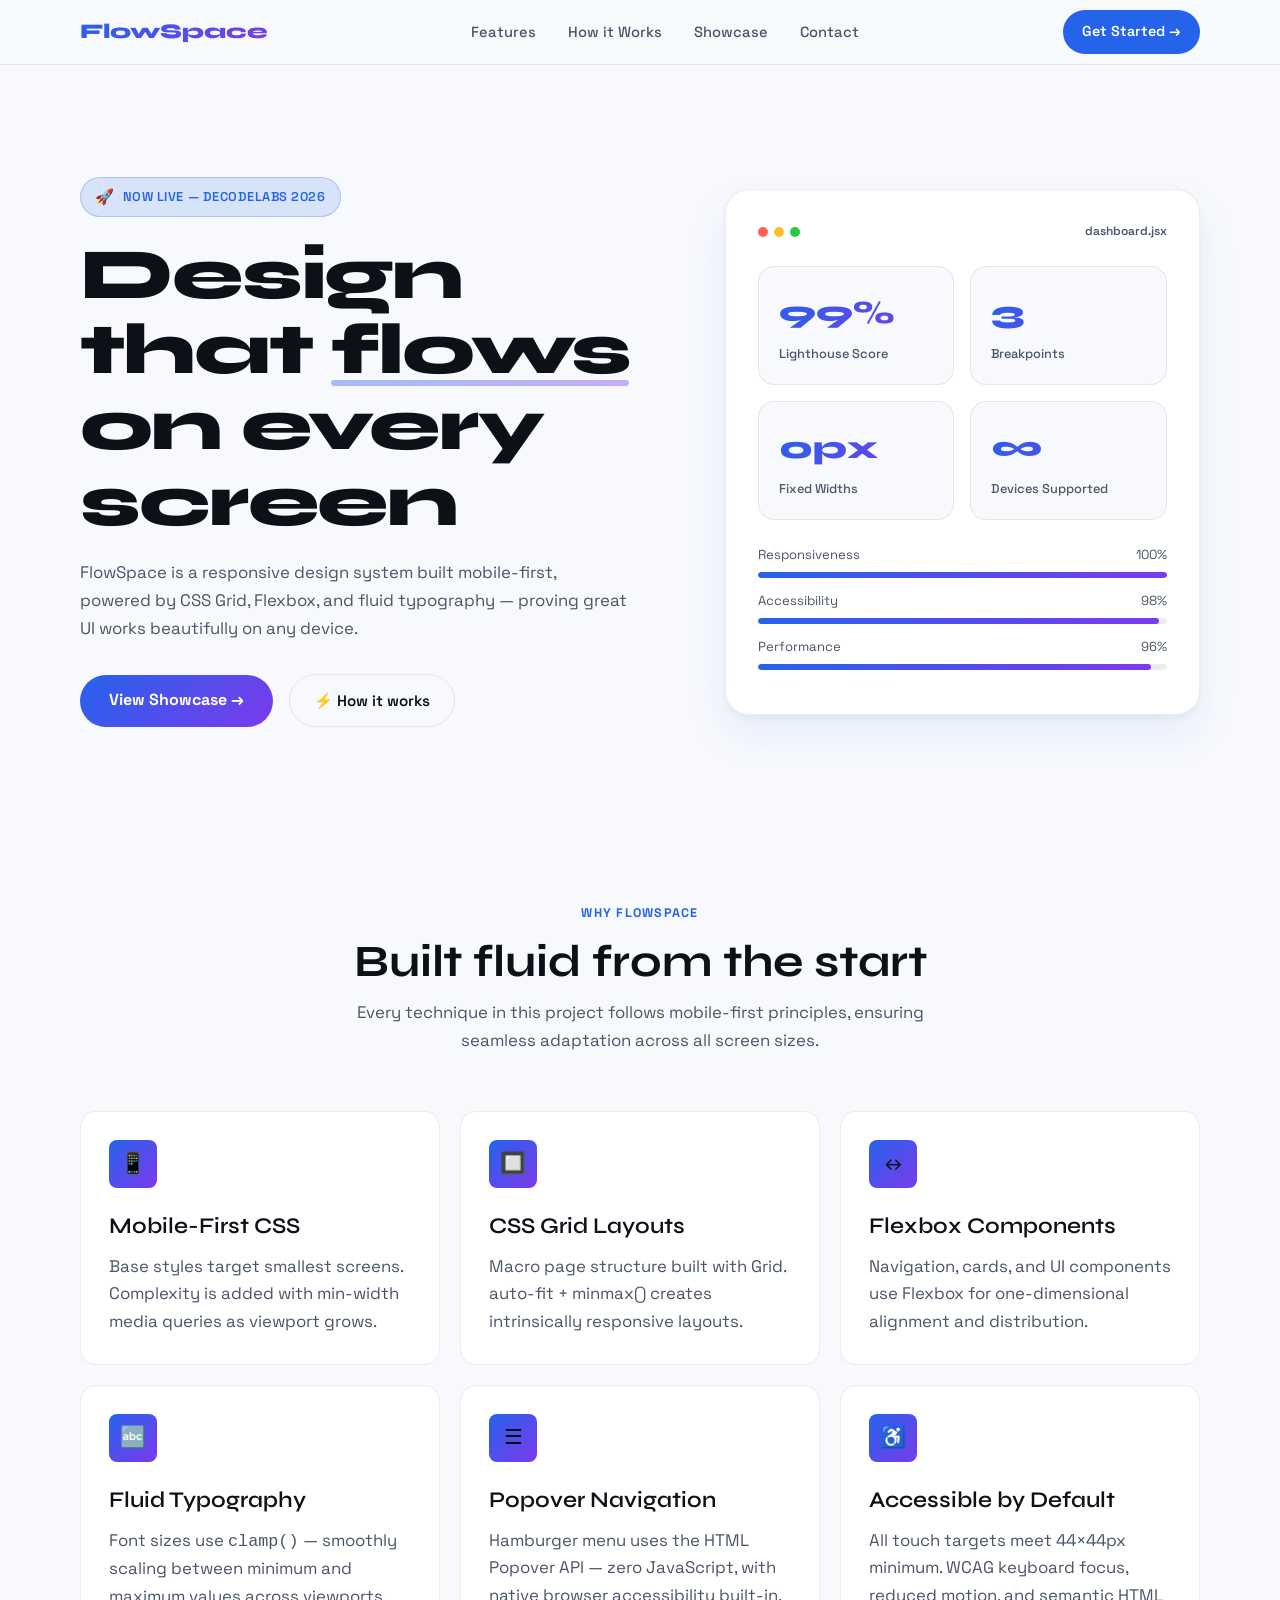
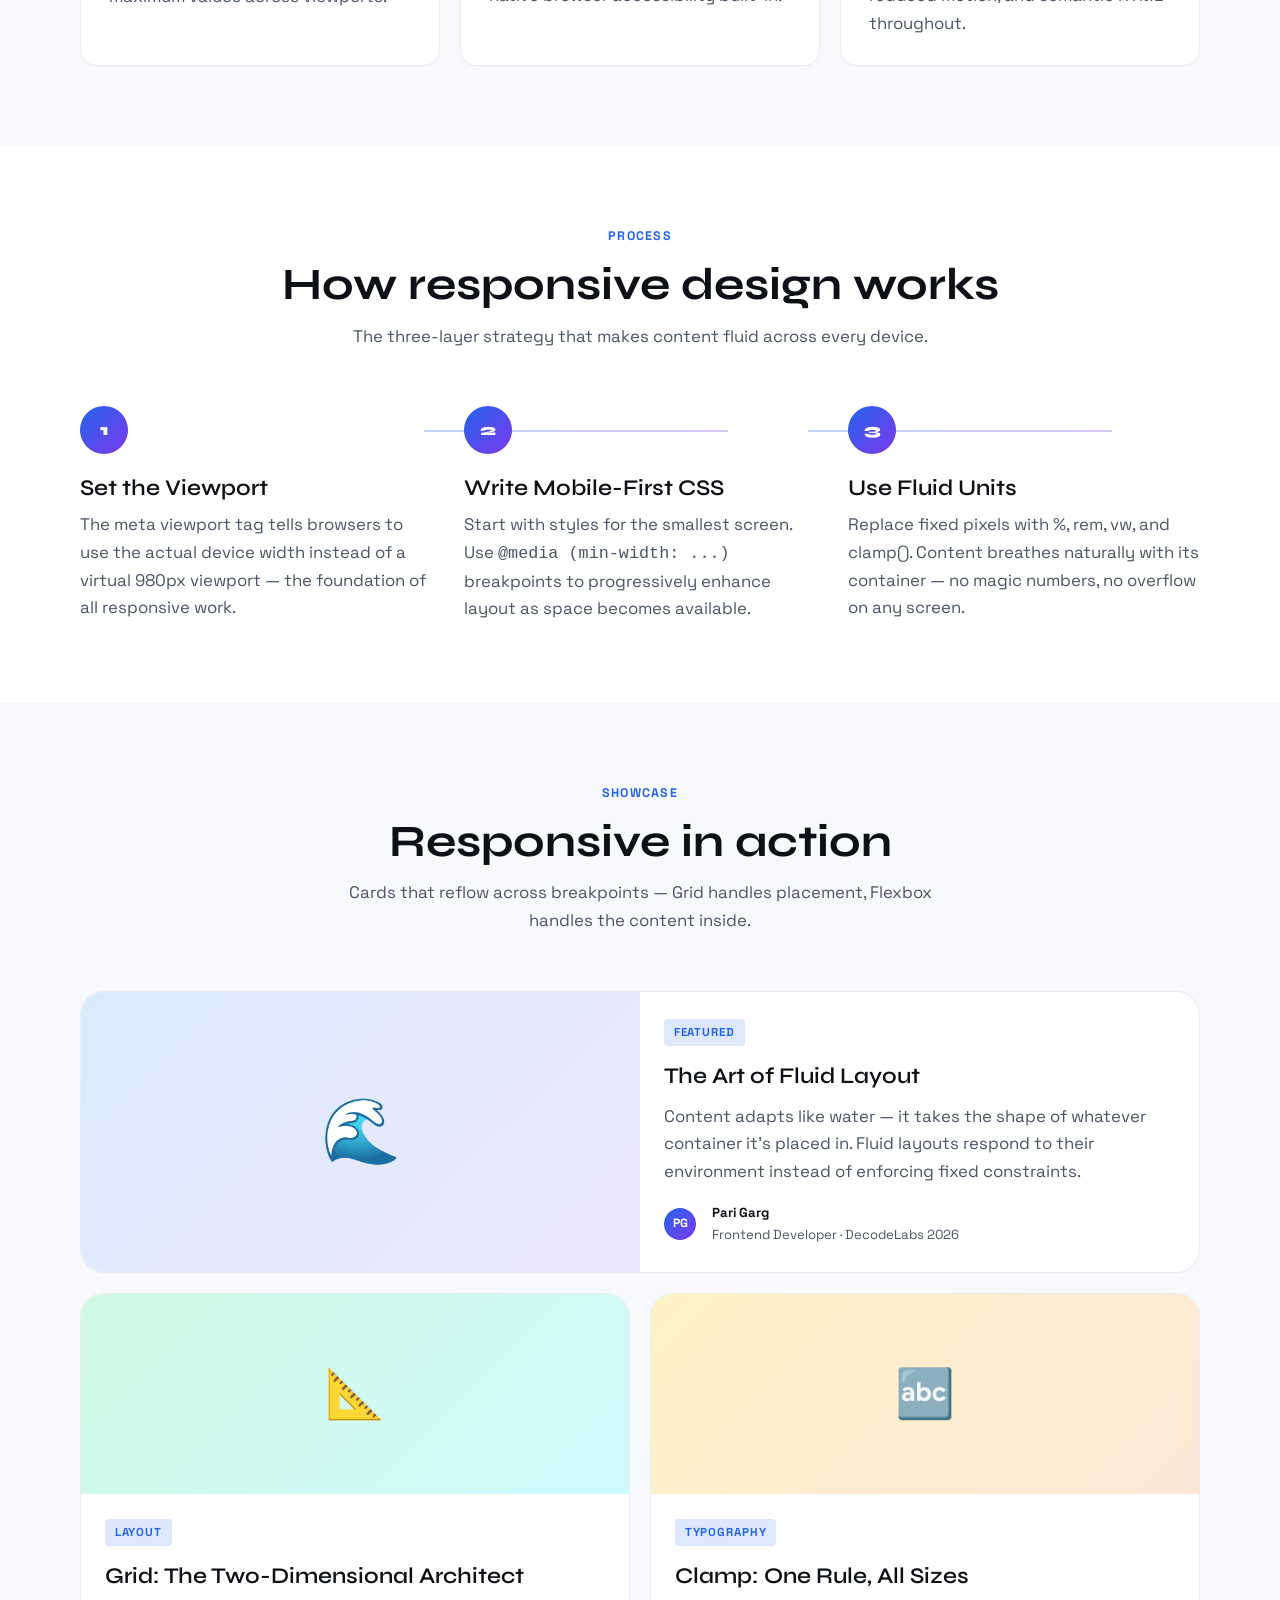
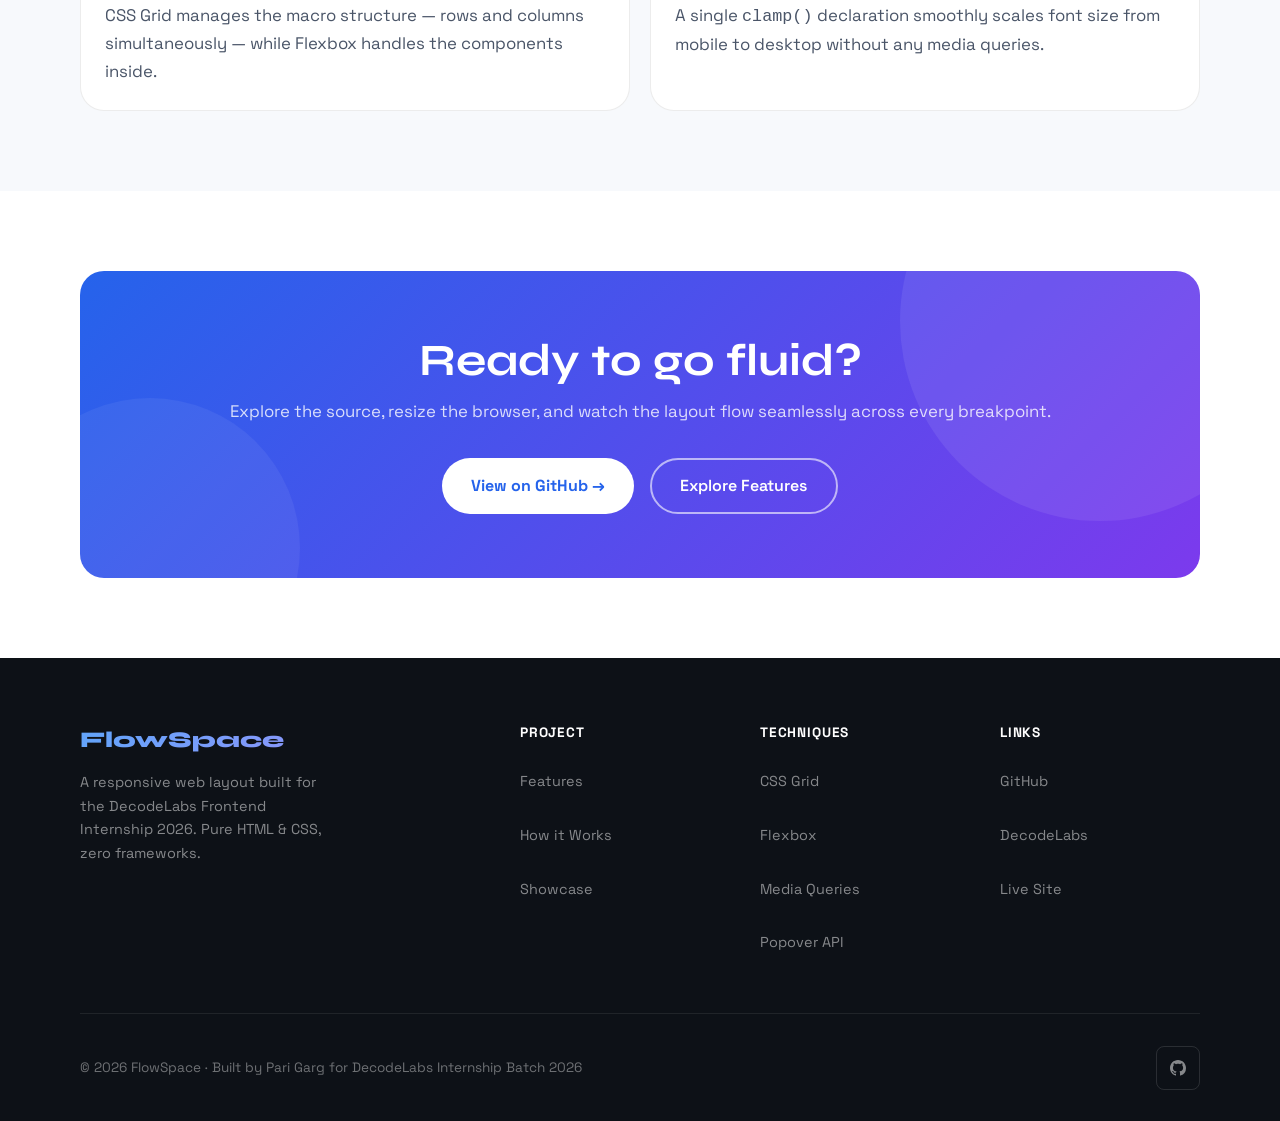
<file: project-2/index.html>
<!DOCTYPE html>
<html lang="en">
<head>
  <meta charset="UTF-8" />
  <meta name="viewport" content="width=device-width, initial-scale=1.0" />
  <title>FlowSpace — Responsive Web Layout</title>
  <link rel="preconnect" href="https://fonts.googleapis.com" />
  <link rel="preconnect" href="https://fonts.gstatic.com" crossorigin />
  <link href="https://fonts.googleapis.com/css2?family=Space+Grotesk:wght@300;400;500;600;700&family=Syne:wght@400;600;700;800&display=swap" rel="stylesheet" />
  <style>
    /* =============================================
       DESIGN TOKENS
    ============================================= */
    :root {
      --ink:       #0d1117;
      --ink-muted: #4a5568;
      --surface:   #f7f9fc;
      --white:     #ffffff;
      --accent:    #2563eb;
      --accent-2:  #7c3aed;
      --glow:      rgba(37, 99, 235, 0.15);
      --border:    rgba(13, 17, 23, 0.08);

      --font-display: 'Syne', sans-serif;
      --font-body:    'Space Grotesk', sans-serif;

      --radius-sm: 8px;
      --radius-md: 16px;
      --radius-lg: 24px;

      --transition: 0.25s cubic-bezier(0.4, 0, 0.2, 1);
    }

    /* =============================================
       RESET & BASE — MOBILE FIRST
    ============================================= */
    *, *::before, *::after { box-sizing: border-box; margin: 0; padding: 0; }

    html { font-size: 100%; scroll-behavior: smooth; }

    body {
      font-family: var(--font-body);
      background: var(--surface);
      color: var(--ink);
      line-height: 1.65;
      overflow-x: hidden;
    }

    img { max-width: 100%; height: auto; display: block; }
    a   { color: inherit; text-decoration: none; }

    /* =============================================
       FLUID TYPOGRAPHY — clamp()
    ============================================= */
    h1 { font-family: var(--font-display); font-size: clamp(2.2rem, 7vw, 4.5rem); font-weight: 800; line-height: 1.05; letter-spacing: -0.03em; }
    h2 { font-family: var(--font-display); font-size: clamp(1.6rem, 4vw, 2.8rem); font-weight: 700; line-height: 1.15; }
    h3 { font-family: var(--font-display); font-size: clamp(1.1rem, 2.5vw, 1.4rem); font-weight: 600; }
    p  { font-size: clamp(0.95rem, 2vw, 1.05rem); color: var(--ink-muted); }

    /* =============================================
       LAYOUT UTILITIES
    ============================================= */
    .container {
      width: 100%;
      max-width: 1200px;
      margin-inline: auto;
      padding-inline: 1.25rem;
    }

    @media (min-width: 768px)  { .container { padding-inline: 2rem; } }
    @media (min-width: 1024px) { .container { padding-inline: 2.5rem; } }

    /* =============================================
       NAVBAR
    ============================================= */
    .nav {
      position: sticky;
      top: 0;
      z-index: 100;
      background: rgba(247, 249, 252, 0.85);
      backdrop-filter: blur(12px);
      -webkit-backdrop-filter: blur(12px);
      border-bottom: 1px solid var(--border);
    }

    .nav__inner {
      display: flex;
      align-items: center;
      justify-content: space-between;
      height: 64px;
    }

    .nav__logo {
      font-family: var(--font-display);
      font-weight: 800;
      font-size: 1.3rem;
      background: linear-gradient(135deg, var(--accent), var(--accent-2));
      -webkit-background-clip: text;
      -webkit-text-fill-color: transparent;
      background-clip: text;
    }

    /* Desktop nav links — hidden on mobile */
    .nav__links {
      display: none;
      list-style: none;
      gap: 2rem;
    }

    .nav__links a {
      font-size: 0.92rem;
      font-weight: 500;
      color: var(--ink-muted);
      transition: color var(--transition);
    }
    .nav__links a:hover { color: var(--accent); }

    .nav__cta {
      display: none;
      padding: 0.55rem 1.2rem;
      background: var(--accent);
      color: var(--white);
      border-radius: 50px;
      font-size: 0.9rem;
      font-weight: 600;
      transition: background var(--transition), transform var(--transition);
      min-height: 44px;
      align-items: center;
    }
    .nav__cta:hover { background: var(--accent-2); transform: translateY(-1px); }

    /* Hamburger trigger — mobile only */
    .nav__hamburger {
      display: flex;
      flex-direction: column;
      justify-content: center;
      gap: 5px;
      width: 44px;
      height: 44px;
      background: none;
      border: none;
      cursor: pointer;
      border-radius: var(--radius-sm);
      padding: 8px;
      transition: background var(--transition);
    }
    .nav__hamburger:hover { background: var(--glow); }

    .nav__hamburger span {
      display: block;
      width: 100%;
      height: 2px;
      background: var(--ink);
      border-radius: 2px;
      transition: transform var(--transition), opacity var(--transition);
    }

    /* Popover Menu — No JS Required via HTML Popover API */
    .nav__popover {
      position: fixed;
      inset: 0 0 auto 0;
      margin: 0;
      width: 100%;
      border: none;
      background: var(--white);
      padding: 1.5rem 1.25rem 2rem;
      border-radius: 0 0 var(--radius-lg) var(--radius-lg);
      box-shadow: 0 20px 50px rgba(0,0,0,0.12);
      transform: translateY(-110%);
      transition: transform 0.35s cubic-bezier(0.4, 0, 0.2, 1), display 0.35s allow-discrete, overlay 0.35s allow-discrete;
    }

    .nav__popover:popover-open {
      transform: translateY(0);
    }

    @starting-style {
      .nav__popover:popover-open {
        transform: translateY(-110%);
      }
    }

    .nav__popover::backdrop {
      background: rgba(13, 17, 23, 0.4);
      backdrop-filter: blur(4px);
    }

    .nav__popover-links {
      list-style: none;
      display: flex;
      flex-direction: column;
      gap: 0.25rem;
      margin-bottom: 1.5rem;
    }

    .nav__popover-links a {
      display: block;
      font-size: 1.1rem;
      font-weight: 600;
      font-family: var(--font-display);
      color: var(--ink);
      padding: 0.75rem 0.5rem;
      border-radius: var(--radius-sm);
      min-height: 44px;
      transition: background var(--transition), color var(--transition);
    }
    .nav__popover-links a:hover { background: var(--glow); color: var(--accent); }

    .nav__popover-cta {
      display: flex;
      justify-content: center;
      align-items: center;
      padding: 0.85rem 1.5rem;
      background: linear-gradient(135deg, var(--accent), var(--accent-2));
      color: var(--white);
      border-radius: 50px;
      font-weight: 700;
      font-size: 1rem;
      min-height: 48px;
    }

    /* Desktop nav breakpoint */
    @media (min-width: 768px) {
      .nav__links   { display: flex; }
      .nav__cta     { display: flex; }
      .nav__hamburger { display: none; }
    }

    /* =============================================
       HERO — CSS GRID macro layout
    ============================================= */
    .hero {
      padding-block: 5rem 4rem;
      display: grid;
      grid-template-columns: 1fr;
      gap: 3rem;
      align-items: center;
    }

    .hero__badge {
      display: inline-flex;
      align-items: center;
      gap: 0.5rem;
      background: var(--glow);
      color: var(--accent);
      font-size: 0.8rem;
      font-weight: 600;
      padding: 0.4rem 0.9rem;
      border-radius: 50px;
      border: 1px solid rgba(37, 99, 235, 0.25);
      margin-bottom: 1.25rem;
      letter-spacing: 0.04em;
      text-transform: uppercase;
    }

    .hero__badge span { font-size: 0.95rem; }

    .hero__title {
      margin-bottom: 1.25rem;
    }

    .hero__title em {
      font-style: normal;
      position: relative;
      display: inline-block;
    }

    .hero__title em::after {
      content: '';
      position: absolute;
      bottom: 2px;
      left: 0;
      width: 100%;
      height: 6px;
      background: linear-gradient(90deg, var(--accent), var(--accent-2));
      border-radius: 3px;
      opacity: 0.4;
      transform: scaleX(1);
    }

    .hero__desc {
      margin-bottom: 2rem;
      max-width: 50ch;
    }

    .hero__actions {
      display: flex;
      flex-wrap: wrap;
      gap: 1rem;
      align-items: center;
    }

    .btn-primary {
      display: inline-flex;
      align-items: center;
      gap: 0.5rem;
      padding: 0.8rem 1.8rem;
      background: linear-gradient(135deg, var(--accent), var(--accent-2));
      color: var(--white);
      border-radius: 50px;
      font-weight: 700;
      font-size: 1rem;
      min-height: 48px;
      transition: transform var(--transition), box-shadow var(--transition);
    }
    .btn-primary:hover { transform: translateY(-2px); box-shadow: 0 12px 30px var(--glow); }

    .btn-ghost {
      display: inline-flex;
      align-items: center;
      gap: 0.5rem;
      padding: 0.8rem 1.5rem;
      border: 1.5px solid var(--border);
      border-radius: 50px;
      font-weight: 600;
      font-size: 0.95rem;
      color: var(--ink);
      min-height: 48px;
      transition: border-color var(--transition), background var(--transition);
    }
    .btn-ghost:hover { border-color: var(--accent); background: var(--glow); }

    /* Hero visual card */
    .hero__visual {
      position: relative;
    }

    .hero__card {
      background: var(--white);
      border-radius: var(--radius-lg);
      padding: 2rem;
      box-shadow: 0 4px 6px rgba(0,0,0,0.04), 0 20px 40px rgba(37, 99, 235, 0.08);
      border: 1px solid var(--border);
    }

    .hero__card-header {
      display: flex;
      align-items: center;
      justify-content: space-between;
      margin-bottom: 1.5rem;
    }

    .hero__card-dots {
      display: flex;
      gap: 6px;
    }

    .hero__card-dots span {
      width: 10px;
      height: 10px;
      border-radius: 50%;
      background: var(--border);
    }

    .hero__card-dots span:nth-child(1) { background: #ff5f57; }
    .hero__card-dots span:nth-child(2) { background: #febc2e; }
    .hero__card-dots span:nth-child(3) { background: #28c840; }

    .hero__stat-grid {
      display: grid;
      grid-template-columns: repeat(2, 1fr);
      gap: 1rem;
    }

    .stat-box {
      background: var(--surface);
      border-radius: var(--radius-md);
      padding: 1.25rem;
      border: 1px solid var(--border);
    }

    .stat-box__num {
      font-family: var(--font-display);
      font-size: clamp(1.5rem, 3vw, 2rem);
      font-weight: 800;
      background: linear-gradient(135deg, var(--accent), var(--accent-2));
      -webkit-background-clip: text;
      -webkit-text-fill-color: transparent;
      background-clip: text;
    }

    .stat-box__label {
      font-size: 0.8rem;
      color: var(--ink-muted);
      font-weight: 500;
      margin-top: 0.2rem;
    }

    .hero__progress-section { margin-top: 1rem; }

    .progress-label {
      display: flex;
      justify-content: space-between;
      font-size: 0.82rem;
      color: var(--ink-muted);
      margin-bottom: 0.4rem;
    }

    .progress-bar {
      height: 6px;
      background: var(--border);
      border-radius: 50px;
      overflow: hidden;
      margin-bottom: 0.75rem;
    }

    .progress-bar__fill {
      height: 100%;
      border-radius: 50px;
      background: linear-gradient(90deg, var(--accent), var(--accent-2));
      animation: fillBar 1.5s ease-out forwards;
    }

    @keyframes fillBar {
      from { width: 0; }
    }

    @media (min-width: 768px) {
      .hero {
        grid-template-columns: 1fr 1fr;
        gap: 4rem;
        padding-block: 6rem 5rem;
      }
    }

    @media (min-width: 1024px) {
      .hero {
        grid-template-columns: 55fr 45fr;
        padding-block: 7rem 6rem;
      }
    }

    /* =============================================
       FEATURES — auto-fit Grid
    ============================================= */
    .features {
      padding-block: 5rem;
    }

    .section-header {
      text-align: center;
      margin-bottom: 3.5rem;
    }

    .section-header__eyebrow {
      font-size: 0.78rem;
      font-weight: 700;
      letter-spacing: 0.1em;
      text-transform: uppercase;
      color: var(--accent);
      margin-bottom: 0.75rem;
    }

    .section-header h2 { margin-bottom: 0.75rem; }
    .section-header p  { max-width: 55ch; margin-inline: auto; }

    .features__grid {
      display: grid;
      grid-template-columns: 1fr;
      gap: 1.25rem;
    }

    @media (min-width: 600px) {
      .features__grid { grid-template-columns: repeat(2, 1fr); }
    }

    @media (min-width: 900px) {
      .features__grid { grid-template-columns: repeat(3, 1fr); }
    }

    .feature-card {
      background: var(--white);
      border: 1px solid var(--border);
      border-radius: var(--radius-md);
      padding: 1.75rem;
      transition: transform var(--transition), box-shadow var(--transition), border-color var(--transition);
    }

    .feature-card:hover {
      transform: translateY(-4px);
      box-shadow: 0 16px 40px var(--glow);
      border-color: rgba(37, 99, 235, 0.2);
    }

    .feature-card__icon {
      width: 48px;
      height: 48px;
      background: linear-gradient(135deg, var(--accent), var(--accent-2));
      border-radius: var(--radius-sm);
      display: flex;
      align-items: center;
      justify-content: center;
      font-size: 1.3rem;
      margin-bottom: 1.25rem;
    }

    .feature-card h3 { margin-bottom: 0.5rem; }

    /* =============================================
       STEPS — numbered, real process sequence
    ============================================= */
    .steps {
      padding-block: 5rem;
      background: var(--white);
    }

    .steps__list {
      display: grid;
      grid-template-columns: 1fr;
      gap: 2rem;
      margin-top: 3rem;
    }

    @media (min-width: 768px) {
      .steps__list { grid-template-columns: repeat(3, 1fr); }
    }

    .step {
      display: flex;
      flex-direction: column;
      gap: 1rem;
      position: relative;
    }

    /* Connector line between steps on desktop */
    @media (min-width: 768px) {
      .step:not(:last-child)::after {
        content: '';
        position: absolute;
        top: 24px;
        left: calc(100% - 0.5rem);
        width: calc(100% - 48px);
        height: 1.5px;
        background: linear-gradient(90deg, var(--accent), var(--accent-2));
        opacity: 0.3;
        z-index: 0;
      }
    }

    .step__num {
      width: 48px;
      height: 48px;
      background: linear-gradient(135deg, var(--accent), var(--accent-2));
      color: var(--white);
      border-radius: 50%;
      display: flex;
      align-items: center;
      justify-content: center;
      font-family: var(--font-display);
      font-weight: 800;
      font-size: 1rem;
      position: relative;
      z-index: 1;
      flex-shrink: 0;
    }

    .step h3 { margin-bottom: 0.25rem; }

    /* =============================================
       CARDS SHOWCASE — Flexbox (micro)
    ============================================= */
    .showcase {
      padding-block: 5rem;
    }

    .showcase__grid {
      display: grid;
      grid-template-columns: 1fr;
      gap: 1.25rem;
      margin-top: 3rem;
    }

    @media (min-width: 640px)  { .showcase__grid { grid-template-columns: repeat(2, 1fr); } }
    @media (min-width: 1024px) { .showcase__grid { grid-template-columns: repeat(2, 1fr); grid-template-rows: repeat(2, auto); } }

    .showcase__card {
      background: var(--white);
      border: 1px solid var(--border);
      border-radius: var(--radius-lg);
      overflow: hidden;
      transition: transform var(--transition), box-shadow var(--transition);
    }

    .showcase__card:hover {
      transform: translateY(-4px);
      box-shadow: 0 20px 50px rgba(0,0,0,0.08);
    }

    /* Featured card spans full width on large screens */
    @media (min-width: 1024px) {
      .showcase__card--featured {
        grid-column: 1 / -1;
        display: grid;
        grid-template-columns: 1fr 1fr;
        align-items: center;
      }
    }

    .card__thumb {
      height: 200px;
      display: flex;
      align-items: center;
      justify-content: center;
      font-size: 3rem;
      position: relative;
      overflow: hidden;
    }

    .card__thumb::before {
      content: '';
      position: absolute;
      inset: 0;
    }

    .card__thumb--blue   { background: linear-gradient(135deg, #dbeafe, #ede9fe); }
    .card__thumb--green  { background: linear-gradient(135deg, #d1fae5, #cffafe); }
    .card__thumb--orange { background: linear-gradient(135deg, #fef3c7, #fde8d8); }
    .card__thumb--purple { background: linear-gradient(135deg, #ede9fe, #fce7f3); }

    @media (min-width: 1024px) {
      .showcase__card--featured .card__thumb { height: 280px; }
    }

    .card__body {
      padding: 1.5rem;
    }

    .card__tag {
      display: inline-block;
      font-size: 0.72rem;
      font-weight: 700;
      letter-spacing: 0.08em;
      text-transform: uppercase;
      color: var(--accent);
      background: var(--glow);
      padding: 0.25rem 0.6rem;
      border-radius: 4px;
      margin-bottom: 0.75rem;
    }

    .card__body h3 { margin-bottom: 0.5rem; }

    .card__meta {
      display: flex;
      align-items: center;
      gap: 1rem;
      margin-top: 1rem;
    }

    .card__avatar {
      width: 32px;
      height: 32px;
      border-radius: 50%;
      background: linear-gradient(135deg, var(--accent), var(--accent-2));
      display: flex;
      align-items: center;
      justify-content: center;
      font-size: 0.75rem;
      font-weight: 700;
      color: white;
      flex-shrink: 0;
    }

    .card__meta-text { font-size: 0.82rem; color: var(--ink-muted); }

    /* =============================================
       CTA BANNER
    ============================================= */
    .cta-banner {
      padding-block: 5rem;
      background: var(--white);
    }

    .cta-banner__inner {
      background: linear-gradient(135deg, var(--accent) 0%, var(--accent-2) 100%);
      border-radius: var(--radius-lg);
      padding: clamp(2.5rem, 5vw, 4rem);
      text-align: center;
      color: var(--white);
      position: relative;
      overflow: hidden;
    }

    .cta-banner__inner::before {
      content: '';
      position: absolute;
      width: 400px;
      height: 400px;
      background: rgba(255,255,255,0.08);
      border-radius: 50%;
      top: -150px;
      right: -100px;
    }

    .cta-banner__inner::after {
      content: '';
      position: absolute;
      width: 300px;
      height: 300px;
      background: rgba(255,255,255,0.06);
      border-radius: 50%;
      bottom: -120px;
      left: -80px;
    }

    .cta-banner__inner h2 { color: var(--white); margin-bottom: 0.75rem; }
    .cta-banner__inner p  { color: rgba(255,255,255,0.8); margin-bottom: 2rem; }

    .cta-banner__actions {
      display: flex;
      flex-wrap: wrap;
      gap: 1rem;
      justify-content: center;
      position: relative;
      z-index: 1;
    }

    .btn-white {
      display: inline-flex;
      align-items: center;
      padding: 0.8rem 1.8rem;
      background: var(--white);
      color: var(--accent);
      border-radius: 50px;
      font-weight: 700;
      font-size: 1rem;
      min-height: 48px;
      transition: transform var(--transition);
    }
    .btn-white:hover { transform: translateY(-2px); }

    .btn-outline-white {
      display: inline-flex;
      align-items: center;
      padding: 0.8rem 1.8rem;
      border: 2px solid rgba(255,255,255,0.6);
      color: var(--white);
      border-radius: 50px;
      font-weight: 600;
      font-size: 1rem;
      min-height: 48px;
      transition: border-color var(--transition), background var(--transition);
    }
    .btn-outline-white:hover { border-color: white; background: rgba(255,255,255,0.1); }

    /* =============================================
       FOOTER — CSS Grid
    ============================================= */
    .footer {
      background: var(--ink);
      color: rgba(255,255,255,0.7);
      padding-block: 4rem 2rem;
    }

    .footer__grid {
      display: grid;
      grid-template-columns: 1fr;
      gap: 2.5rem;
      margin-bottom: 3rem;
    }

    @media (min-width: 640px)  { .footer__grid { grid-template-columns: repeat(2, 1fr); } }
    @media (min-width: 1024px) { .footer__grid { grid-template-columns: 2fr 1fr 1fr 1fr; } }

    .footer__brand p {
      color: rgba(255,255,255,0.5);
      margin-top: 0.75rem;
      font-size: 0.9rem;
      max-width: 28ch;
    }

    .footer__logo {
      font-family: var(--font-display);
      font-weight: 800;
      font-size: 1.4rem;
      background: linear-gradient(135deg, #60a5fa, #a78bfa);
      -webkit-background-clip: text;
      -webkit-text-fill-color: transparent;
      background-clip: text;
    }

    .footer__col h4 {
      color: var(--white);
      font-size: 0.85rem;
      font-weight: 700;
      letter-spacing: 0.06em;
      text-transform: uppercase;
      margin-bottom: 1rem;
    }

    .footer__col ul {
      list-style: none;
      display: flex;
      flex-direction: column;
      gap: 0.6rem;
    }

    .footer__col ul a {
      font-size: 0.9rem;
      color: rgba(255,255,255,0.5);
      transition: color var(--transition);
      min-height: 44px;
      display: inline-flex;
      align-items: center;
    }
    .footer__col ul a:hover { color: var(--white); }

    .footer__bottom {
      border-top: 1px solid rgba(255,255,255,0.08);
      padding-top: 2rem;
      display: flex;
      flex-direction: column;
      gap: 1rem;
      align-items: center;
      text-align: center;
    }

    @media (min-width: 640px) {
      .footer__bottom {
        flex-direction: row;
        justify-content: space-between;
        text-align: left;
      }
    }

    .footer__bottom p { font-size: 0.85rem; color: rgba(255,255,255,0.4); }

    .footer__socials {
      display: flex;
      gap: 0.75rem;
    }

    .social-btn {
      width: 36px;
      height: 36px;
      border-radius: 8px;
      border: 1px solid rgba(255,255,255,0.12);
      display: flex;
      align-items: center;
      justify-content: center;
      font-size: 0.9rem;
      color: rgba(255,255,255,0.5);
      transition: border-color var(--transition), color var(--transition), background var(--transition);
      min-height: 44px;
      min-width: 44px;
    }
    .social-btn:hover { border-color: var(--accent); color: var(--white); background: var(--glow); }

    /* =============================================
       FOCUS & REDUCED MOTION (Accessibility)
    ============================================= */
    :focus-visible {
      outline: 2px solid var(--accent);
      outline-offset: 3px;
      border-radius: 4px;
    }

    @media (prefers-reduced-motion: reduce) {
      *, *::before, *::after { animation-duration: 0.01ms !important; transition-duration: 0.01ms !important; }
    }
  </style>
</head>
<body>

  <!-- ==================== NAVBAR ==================== -->
  <header class="nav" role="banner">
    <div class="container nav__inner">
      <a href="#" class="nav__logo" aria-label="FlowSpace Home">FlowSpace</a>

      <nav aria-label="Primary navigation">
        <ul class="nav__links">
          <li><a href="#features">Features</a></li>
          <li><a href="#how-it-works">How it Works</a></li>
          <li><a href="#showcase">Showcase</a></li>
          <li><a href="#contact">Contact</a></li>
        </ul>
      </nav>

      <a href="#" class="nav__cta" aria-label="Get started with FlowSpace">Get Started →</a>

      <!-- Hamburger button (mobile only) — triggers Popover API -->
      <button
        class="nav__hamburger"
        popovertarget="mobile-menu"
        aria-label="Open navigation menu"
        aria-haspopup="true"
      >
        <span></span>
        <span></span>
        <span></span>
      </button>
    </div>
  </header>

  <!-- Mobile Popover Menu -->
  <div id="mobile-menu" class="nav__popover" popover role="dialog" aria-label="Mobile navigation">
    <nav>
      <ul class="nav__popover-links">
        <li><a href="#features"     popovertarget="mobile-menu" popovertargetaction="hide">Features</a></li>
        <li><a href="#how-it-works" popovertarget="mobile-menu" popovertargetaction="hide">How it Works</a></li>
        <li><a href="#showcase"     popovertarget="mobile-menu" popovertargetaction="hide">Showcase</a></li>
        <li><a href="#contact"      popovertarget="mobile-menu" popovertargetaction="hide">Contact</a></li>
      </ul>
      <a href="#" class="nav__popover-cta">Get Started →</a>
    </nav>
  </div>

  <main>

    <!-- ==================== HERO ==================== -->
    <section class="hero container" aria-labelledby="hero-title">
      <div class="hero__content">
        <div class="hero__badge"><span>🚀</span> Now live — DecodeLabs 2026</div>
        <h1 class="hero__title" id="hero-title">
          Design that <em>flows</em><br/>on every screen
        </h1>
        <p class="hero__desc">
          FlowSpace is a responsive design system built mobile-first, powered by CSS Grid, Flexbox, and fluid typography — proving great UI works beautifully on any device.
        </p>
        <div class="hero__actions">
          <a href="#showcase" class="btn-primary">View Showcase →</a>
          <a href="#how-it-works" class="btn-ghost">⚡ How it works</a>
        </div>
      </div>

      <div class="hero__visual" aria-hidden="true">
        <div class="hero__card">
          <div class="hero__card-header">
            <div class="hero__card-dots">
              <span></span><span></span><span></span>
            </div>
            <span style="font-size:0.75rem; color: var(--ink-muted); font-weight:600;">dashboard.jsx</span>
          </div>

          <div class="hero__stat-grid">
            <div class="stat-box">
              <div class="stat-box__num">99%</div>
              <div class="stat-box__label">Lighthouse Score</div>
            </div>
            <div class="stat-box">
              <div class="stat-box__num">3</div>
              <div class="stat-box__label">Breakpoints</div>
            </div>
            <div class="stat-box">
              <div class="stat-box__num">0px</div>
              <div class="stat-box__label">Fixed Widths</div>
            </div>
            <div class="stat-box">
              <div class="stat-box__num">∞</div>
              <div class="stat-box__label">Devices Supported</div>
            </div>
          </div>

          <div class="hero__progress-section" style="margin-top:1.5rem;">
            <div class="progress-label"><span>Responsiveness</span><span>100%</span></div>
            <div class="progress-bar"><div class="progress-bar__fill" style="width:100%"></div></div>
            <div class="progress-label"><span>Accessibility</span><span>98%</span></div>
            <div class="progress-bar"><div class="progress-bar__fill" style="width:98%"></div></div>
            <div class="progress-label"><span>Performance</span><span>96%</span></div>
            <div class="progress-bar"><div class="progress-bar__fill" style="width:96%"></div></div>
          </div>
        </div>
      </div>
    </section>

    <!-- ==================== FEATURES ==================== -->
    <section class="features" id="features" aria-labelledby="features-title">
      <div class="container">
        <div class="section-header">
          <p class="section-header__eyebrow">Why FlowSpace</p>
          <h2 id="features-title">Built fluid from the start</h2>
          <p>Every technique in this project follows mobile-first principles, ensuring seamless adaptation across all screen sizes.</p>
        </div>

        <div class="features__grid">
          <article class="feature-card">
            <div class="feature-card__icon">📱</div>
            <h3>Mobile-First CSS</h3>
            <p>Base styles target smallest screens. Complexity is added with min-width media queries as viewport grows.</p>
          </article>
          <article class="feature-card">
            <div class="feature-card__icon">🔲</div>
            <h3>CSS Grid Layouts</h3>
            <p>Macro page structure built with Grid. auto-fit + minmax() creates intrinsically responsive layouts.</p>
          </article>
          <article class="feature-card">
            <div class="feature-card__icon">↔️</div>
            <h3>Flexbox Components</h3>
            <p>Navigation, cards, and UI components use Flexbox for one-dimensional alignment and distribution.</p>
          </article>
          <article class="feature-card">
            <div class="feature-card__icon">🔤</div>
            <h3>Fluid Typography</h3>
            <p>Font sizes use <code>clamp()</code> — smoothly scaling between minimum and maximum values across viewports.</p>
          </article>
          <article class="feature-card">
            <div class="feature-card__icon">☰</div>
            <h3>Popover Navigation</h3>
            <p>Hamburger menu uses the HTML Popover API — zero JavaScript, with native browser accessibility built-in.</p>
          </article>
          <article class="feature-card">
            <div class="feature-card__icon">♿</div>
            <h3>Accessible by Default</h3>
            <p>All touch targets meet 44×44px minimum. WCAG keyboard focus, reduced motion, and semantic HTML throughout.</p>
          </article>
        </div>
      </div>
    </section>

    <!-- ==================== HOW IT WORKS ==================== -->
    <section class="steps" id="how-it-works" aria-labelledby="steps-title">
      <div class="container">
        <div class="section-header">
          <p class="section-header__eyebrow">Process</p>
          <h2 id="steps-title">How responsive design works</h2>
          <p>The three-layer strategy that makes content fluid across every device.</p>
        </div>

        <div class="steps__list">
          <div class="step">
            <div class="step__num" aria-hidden="true">1</div>
            <div>
              <h3>Set the Viewport</h3>
              <p>The meta viewport tag tells browsers to use the actual device width instead of a virtual 980px viewport — the foundation of all responsive work.</p>
            </div>
          </div>
          <div class="step">
            <div class="step__num" aria-hidden="true">2</div>
            <div>
              <h3>Write Mobile-First CSS</h3>
              <p>Start with styles for the smallest screen. Use <code>@media (min-width: ...)</code> breakpoints to progressively enhance layout as space becomes available.</p>
            </div>
          </div>
          <div class="step">
            <div class="step__num" aria-hidden="true">3</div>
            <div>
              <h3>Use Fluid Units</h3>
              <p>Replace fixed pixels with %, rem, vw, and clamp(). Content breathes naturally with its container — no magic numbers, no overflow on any screen.</p>
            </div>
          </div>
        </div>
      </div>
    </section>

    <!-- ==================== SHOWCASE ==================== -->
    <section class="showcase" id="showcase" aria-labelledby="showcase-title">
      <div class="container">
        <div class="section-header">
          <p class="section-header__eyebrow">Showcase</p>
          <h2 id="showcase-title">Responsive in action</h2>
          <p>Cards that reflow across breakpoints — Grid handles placement, Flexbox handles the content inside.</p>
        </div>

        <div class="showcase__grid">
          <article class="showcase__card showcase__card--featured">
            <div class="card__thumb card__thumb--blue" aria-hidden="true">
              <span style="font-size:4rem;">🌊</span>
            </div>
            <div class="card__body">
              <span class="card__tag">Featured</span>
              <h3>The Art of Fluid Layout</h3>
              <p>Content adapts like water — it takes the shape of whatever container it's placed in. Fluid layouts respond to their environment instead of enforcing fixed constraints.</p>
              <div class="card__meta">
                <div class="card__avatar" aria-hidden="true">PG</div>
                <div class="card__meta-text">
                  <strong style="color:var(--ink)">Pari Garg</strong><br/>
                  Frontend Developer · DecodeLabs 2026
                </div>
              </div>
            </div>
          </article>

          <article class="showcase__card">
            <div class="card__thumb card__thumb--green" aria-hidden="true">
              <span style="font-size:3rem;">📐</span>
            </div>
            <div class="card__body">
              <span class="card__tag">Layout</span>
              <h3>Grid: The Two-Dimensional Architect</h3>
              <p>CSS Grid manages the macro structure — rows and columns simultaneously — while Flexbox handles the components inside.</p>
            </div>
          </article>

          <article class="showcase__card">
            <div class="card__thumb card__thumb--orange" aria-hidden="true">
              <span style="font-size:3rem;">🔤</span>
            </div>
            <div class="card__body">
              <span class="card__tag">Typography</span>
              <h3>Clamp: One Rule, All Sizes</h3>
              <p>A single <code>clamp()</code> declaration smoothly scales font size from mobile to desktop without any media queries.</p>
            </div>
          </article>
        </div>
      </div>
    </section>

    <!-- ==================== CTA BANNER ==================== -->
    <section class="cta-banner" id="contact" aria-labelledby="cta-title">
      <div class="container">
        <div class="cta-banner__inner">
          <h2 id="cta-title">Ready to go fluid?</h2>
          <p>Explore the source, resize the browser, and watch the layout flow seamlessly across every breakpoint.</p>
          <div class="cta-banner__actions">
            <a href="https://github.com/Parigarg2006/DecodeLabs-Internship" target="_blank" rel="noopener noreferrer" class="btn-white">View on GitHub →</a>
            <a href="#features" class="btn-outline-white">Explore Features</a>
          </div>
        </div>
      </div>
    </section>

  </main>

  <!-- ==================== FOOTER ==================== -->
  <footer class="footer" role="contentinfo">
    <div class="container">
      <div class="footer__grid">
        <div class="footer__brand">
          <div class="footer__logo">FlowSpace</div>
          <p>A responsive web layout built for the DecodeLabs Frontend Internship 2026. Pure HTML & CSS, zero frameworks.</p>
        </div>

        <div class="footer__col">
          <h4>Project</h4>
          <ul>
            <li><a href="#features">Features</a></li>
            <li><a href="#how-it-works">How it Works</a></li>
            <li><a href="#showcase">Showcase</a></li>
          </ul>
        </div>

        <div class="footer__col">
          <h4>Techniques</h4>
          <ul>
            <li><a href="#features">CSS Grid</a></li>
            <li><a href="#features">Flexbox</a></li>
            <li><a href="#features">Media Queries</a></li>
            <li><a href="#features">Popover API</a></li>
          </ul>
        </div>

        <div class="footer__col">
          <h4>Links</h4>
          <ul>
            <li><a href="https://github.com/Parigarg2006" target="_blank" rel="noopener noreferrer">GitHub</a></li>
            <li><a href="https://www.decodelabs.tech" target="_blank" rel="noopener noreferrer">DecodeLabs</a></li>
            <li><a href="https://parigarg2006.github.io/DecodeLabs-Internship" target="_blank" rel="noopener noreferrer">Live Site</a></li>
          </ul>
        </div>
      </div>

      <div class="footer__bottom">
        <p>© 2026 FlowSpace · Built by Pari Garg for DecodeLabs Internship Batch 2026</p>
        <div class="footer__socials" aria-label="Social links">
          <a href="https://github.com/Parigarg2006" class="social-btn" target="_blank" rel="noopener noreferrer" aria-label="GitHub">
            <svg width="16" height="16" viewBox="0 0 24 24" fill="currentColor"><path d="M12 0C5.37 0 0 5.37 0 12c0 5.31 3.435 9.795 8.205 11.385.6.105.825-.255.825-.57 0-.285-.015-1.23-.015-2.235-3.015.555-3.795-.735-4.035-1.41-.135-.345-.72-1.41-1.23-1.695-.42-.225-1.02-.78-.015-.795.945-.015 1.62.87 1.845 1.23 1.08 1.815 2.805 1.305 3.495.99.105-.78.42-1.305.765-1.605-2.67-.3-5.46-1.335-5.46-5.925 0-1.305.465-2.385 1.23-3.225-.12-.3-.54-1.53.12-3.18 0 0 1.005-.315 3.3 1.23.96-.27 1.98-.405 3-.405s2.04.135 3 .405c2.295-1.56 3.3-1.23 3.3-1.23.66 1.65.24 2.88.12 3.18.765.84 1.23 1.905 1.23 3.225 0 4.605-2.805 5.625-5.475 5.925.435.375.81 1.095.81 2.22 0 1.605-.015 2.895-.015 3.3 0 .315.225.69.825.57A12.02 12.02 0 0 0 24 12c0-6.63-5.37-12-12-12z"/></svg>
          </a>
        </div>
      </div>
    </div>
  </footer>

</body>
</html>
</file>
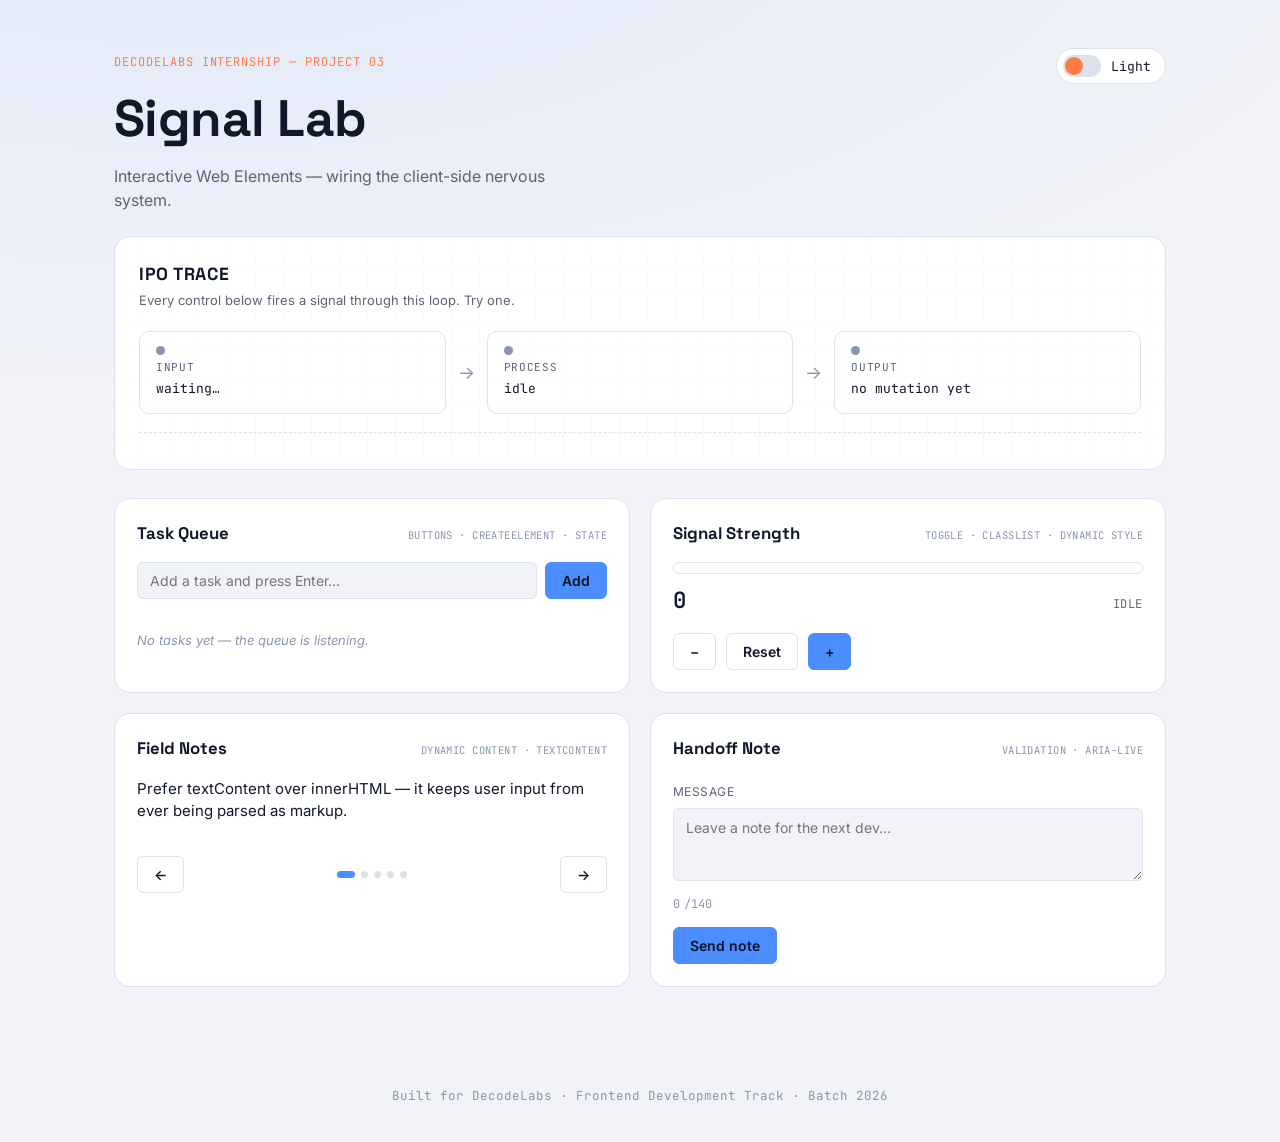
<file: project-3/index.html>
<!DOCTYPE html>
<html lang="en">
<head>
  <meta charset="UTF-8" />
  <meta name="viewport" content="width=device-width, initial-scale=1.0" />
  <title>Signal Lab — Interactive Web Elements | DecodeLabs Project 3</title>
  <meta name="description" content="Project 3: Interactive Web Elements — a JavaScript DOM manipulation console built for the DecodeLabs Frontend Development internship." />
  <link rel="preconnect" href="https://fonts.googleapis.com">
  <link rel="preconnect" href="https://fonts.gstatic.com" crossorigin>
  <link href="https://fonts.googleapis.com/css2?family=Space+Grotesk:wght@500;600;700&family=Inter:wght@400;500;600&family=JetBrains+Mono:wght@400;500;600&display=swap" rel="stylesheet">
  <link rel="stylesheet" href="css/style.css" />
</head>
<body class="js-body">

  <!-- ============ HEADER ============ -->
  <header class="header">
    <div class="header__brand">
      <span class="eyebrow">DecodeLabs Internship — Project 03</span>
      <h1 class="header__title">Signal Lab</h1>
      <p class="header__subtitle">Interactive Web Elements — wiring the client-side nervous system.</p>
    </div>

    <button class="theme-toggle js-theme-toggle" type="button" aria-pressed="false" aria-label="Toggle dark mode">
      <span class="theme-toggle__track">
        <span class="theme-toggle__thumb" aria-hidden="true"></span>
      </span>
      <span class="theme-toggle__label js-theme-label">Light</span>
    </button>
  </header>

  <main class="layout">

    <!-- ============ SIGNATURE: IPO TRACE CONSOLE ============ -->
    <section class="trace" aria-label="Live Input Process Output trace">
      <div class="trace__heading">
        <h2 class="trace__title">IPO Trace</h2>
        <p class="trace__hint">Every control below fires a signal through this loop. Try one.</p>
      </div>

      <div class="trace__nodes">
        <div class="trace__node js-node-input" data-role="input">
          <span class="trace__dot"></span>
          <span class="trace__node-label">Input</span>
          <span class="trace__node-detail js-node-input-detail">waiting…</span>
        </div>
        <span class="trace__arrow" aria-hidden="true">→</span>
        <div class="trace__node js-node-process" data-role="process">
          <span class="trace__dot"></span>
          <span class="trace__node-label">Process</span>
          <span class="trace__node-detail js-node-process-detail">idle</span>
        </div>
        <span class="trace__arrow" aria-hidden="true">→</span>
        <div class="trace__node js-node-output" data-role="output">
          <span class="trace__dot"></span>
          <span class="trace__node-label">Output</span>
          <span class="trace__node-detail js-node-output-detail">no mutation yet</span>
        </div>
      </div>

      <ol class="trace__log js-trace-log" aria-live="polite" aria-label="Signal history"></ol>
    </section>

    <!-- ============ MODULE GRID ============ -->
    <section class="grid">

      <!-- MODULE 1: TASK QUEUE -->
      <article class="module">
        <header class="module__head">
          <h3>Task Queue</h3>
          <span class="module__tag">buttons · createElement · state</span>
        </header>

        <form class="task-form js-task-form" novalidate>
          <label class="sr-only" for="task-input">New task</label>
          <input class="task-form__input js-task-input" id="task-input" type="text" placeholder="Add a task and press Enter…" autocomplete="off" />
          <button class="btn btn--primary" type="submit">Add</button>
        </form>

        <ul class="task-list js-task-list"></ul>
        <p class="task-empty js-task-empty">No tasks yet — the queue is listening.</p>
      </article>

      <!-- MODULE 2: SIGNAL STRENGTH -->
      <article class="module">
        <header class="module__head">
          <h3>Signal Strength</h3>
          <span class="module__tag">toggle · classList · dynamic style</span>
        </header>

        <div class="meter">
          <div class="meter__track">
            <div class="meter__fill js-meter-fill"></div>
          </div>
          <div class="meter__readout">
            <span class="meter__value js-meter-value">0</span>
            <span class="meter__band js-meter-band">idle</span>
          </div>
        </div>

        <div class="btn-row">
          <button class="btn js-meter-minus" type="button" aria-label="Decrease signal">−</button>
          <button class="btn js-meter-reset" type="button">Reset</button>
          <button class="btn btn--primary js-meter-plus" type="button" aria-label="Increase signal">+</button>
        </div>
      </article>

      <!-- MODULE 3: FIELD NOTES CAROUSEL -->
      <article class="module">
        <header class="module__head">
          <h3>Field Notes</h3>
          <span class="module__tag">dynamic content · textContent</span>
        </header>

        <div class="carousel">
          <p class="carousel__text js-carousel-text">Loading…</p>
          <div class="carousel__controls">
            <button class="btn js-carousel-prev" type="button" aria-label="Previous note">←</button>
            <div class="carousel__dots js-carousel-dots" role="tablist" aria-label="Note selector"></div>
            <button class="btn js-carousel-next" type="button" aria-label="Next note">→</button>
          </div>
        </div>
      </article>

      <!-- MODULE 4: LIVE FORM VALIDATOR -->
      <article class="module">
        <header class="module__head">
          <h3>Handoff Note</h3>
          <span class="module__tag">validation · aria-live</span>
        </header>

        <form class="note-form js-note-form" novalidate>
          <label class="field-label" for="note-message">Message</label>
          <textarea class="note-form__textarea js-note-textarea" id="note-message" rows="3" maxlength="140" placeholder="Leave a note for the next dev…"></textarea>

          <div class="note-form__meta">
            <span class="js-note-count">0</span><span>/140</span>
            <span class="note-form__status js-note-status" aria-live="polite"></span>
          </div>

          <button class="btn btn--primary" type="submit">Send note</button>
        </form>
      </article>

    </section>
  </main>

  <footer class="footer">
    <p>Built for DecodeLabs · Frontend Development Track · Batch 2026</p>
  </footer>

  <script src="js/script.js"></script>
</body>
</html>
</file>
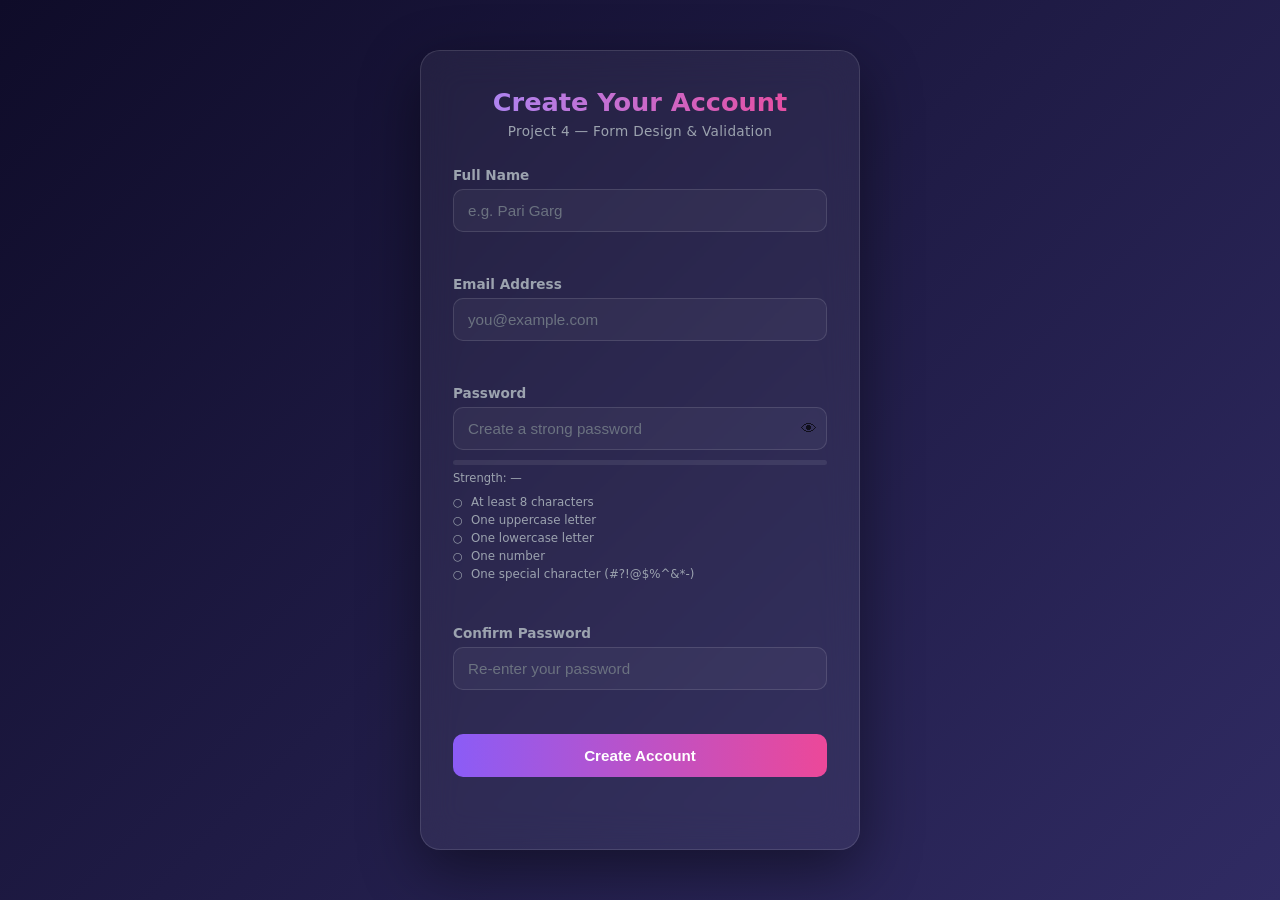
<file: Project-4-Form-Validation/index.html>
<!DOCTYPE html>
<html lang="en">
<head>
  <meta charset="UTF-8" />
  <meta name="viewport" content="width=device-width, initial-scale=1.0" />
  <title>Secure Sign Up — Form Validation Engine</title>
  <link rel="stylesheet" href="style.css" />
</head>
<body>

  <main class="page">
    <div class="card">

      <header class="card-header">
        <h1>Create Your Account</h1>
        <p>Project 4 — Form Design &amp; Validation</p>
      </header>

      <!-- novalidate: we take over validation ourselves via JS -->
      <form id="signupForm" novalidate>

        <!-- NAME -->
        <div class="form-group">
          <label for="name">Full Name</label>
          <input
            type="text"
            id="name"
            name="name"
            placeholder="e.g. Pari Garg"
            aria-describedby="name-error"
            aria-invalid="false"
            required
          />
          <span class="error-message" id="name-error" role="alert"></span>
        </div>

        <!-- EMAIL -->
        <div class="form-group">
          <label for="email">Email Address</label>
          <input
            type="email"
            id="email"
            name="email"
            placeholder="you@example.com"
            aria-describedby="email-error"
            aria-invalid="false"
            required
          />
          <span class="error-message" id="email-error" role="alert"></span>
        </div>

        <!-- PASSWORD -->
        <div class="form-group">
          <label for="password">Password</label>
          <div class="password-wrapper">
            <input
              type="password"
              id="password"
              name="password"
              placeholder="Create a strong password"
              aria-describedby="password-error password-hint"
              aria-invalid="false"
              required
            />
            <button type="button" class="toggle-visibility" id="togglePassword" aria-label="Show password">
              👁
            </button>
          </div>

          <!-- Live strength meter -->
          <div class="strength-meter" aria-hidden="true">
            <div class="strength-bar" id="strengthBar"></div>
          </div>
          <p class="strength-label" id="strengthLabel">Strength: —</p>

          <ul class="password-hint" id="password-hint">
            <li id="rule-length">At least 8 characters</li>
            <li id="rule-upper">One uppercase letter</li>
            <li id="rule-lower">One lowercase letter</li>
            <li id="rule-number">One number</li>
            <li id="rule-special">One special character (#?!@$%^&*-)</li>
          </ul>

          <span class="error-message" id="password-error" role="alert"></span>
        </div>

        <!-- CONFIRM PASSWORD -->
        <div class="form-group">
          <label for="confirmPassword">Confirm Password</label>
          <input
            type="password"
            id="confirmPassword"
            name="confirmPassword"
            placeholder="Re-enter your password"
            aria-describedby="confirm-error"
            aria-invalid="false"
            required
          />
          <span class="error-message" id="confirm-error" role="alert"></span>
        </div>

        <button type="submit" class="submit-btn" id="submitBtn">
          <span class="btn-text">Create Account</span>
          <span class="btn-loader" id="btnLoader"></span>
        </button>

        <!-- Global success/summary region — announced politely, not on every keystroke -->
        <div id="formStatus" class="form-status" role="status" aria-live="polite"></div>

      </form>
    </div>
  </main>

  <script src="script.js"></script>
</body>
</html>
</file>
<file: project-3/css/style.css>
/* ==========================================================================
   SIGNAL LAB — design tokens
   A control-console aesthetic: the page is framed as an instrument panel
   that visualises the Input → Process → Output loop taught in Project 3.
   ========================================================================== */

:root {
  /* -- palette: dark (default) -- */
  --bg: #0B1220;
  --panel: #121B2E;
  --panel-raised: #16213A;
  --border: #223047;
  --text: #E7ECF5;
  --text-muted: #8A96AE;
  --text-faint: #57647C;

  --signal-input: #FF7A45;   /* amber  — event received   */
  --signal-process: #4C8DFF; /* blue   — logic evaluated  */
  --signal-output: #33D6A6;  /* teal   — DOM mutated      */
  --danger: #FF5C6C;

  /* -- type -- */
  --font-display: 'Space Grotesk', system-ui, sans-serif;
  --font-body: 'Inter', system-ui, sans-serif;
  --font-mono: 'JetBrains Mono', ui-monospace, monospace;

  --radius-sm: 6px;
  --radius-md: 10px;
  --radius-lg: 16px;

  color-scheme: dark;
}

body.is-dark { color-scheme: dark; }

body:not(.is-dark) {
  --bg: #F1F3F8;
  --panel: #FFFFFF;
  --panel-raised: #FFFFFF;
  --border: #DCE2EC;
  --text: #10182A;
  --text-muted: #5B6577;
  --text-faint: #8A96AE;
  color-scheme: light;
}

* { box-sizing: border-box; }

html { scroll-behavior: smooth; }

body {
  margin: 0;
  min-height: 100vh;
  background:
    radial-gradient(1200px 500px at 15% -10%, color-mix(in srgb, var(--signal-process) 10%, transparent), transparent),
    var(--bg);
  color: var(--text);
  font-family: var(--font-body);
  line-height: 1.5;
  transition: background-color 0.35s ease, color 0.35s ease;
}

.sr-only {
  position: absolute;
  width: 1px; height: 1px;
  padding: 0; margin: -1px;
  overflow: hidden;
  clip: rect(0,0,0,0);
  white-space: nowrap;
  border: 0;
}

a:focus-visible,
button:focus-visible,
input:focus-visible,
textarea:focus-visible {
  outline: 2px solid var(--signal-process);
  outline-offset: 2px;
}

/* ==========================================================================
   HEADER
   ========================================================================== */

.header {
  max-width: 1100px;
  margin: 0 auto;
  padding: 48px 24px 24px;
  display: flex;
  align-items: flex-start;
  justify-content: space-between;
  gap: 24px;
  flex-wrap: wrap;
}

.eyebrow {
  display: inline-block;
  font-family: var(--font-mono);
  font-size: 12px;
  letter-spacing: 0.08em;
  text-transform: uppercase;
  color: var(--signal-input);
  margin-bottom: 10px;
}

.header__title {
  font-family: var(--font-display);
  font-size: clamp(2.2rem, 5vw, 3.2rem);
  font-weight: 700;
  margin: 0 0 6px;
  letter-spacing: -0.01em;
}

.header__subtitle {
  margin: 0;
  color: var(--text-muted);
  max-width: 46ch;
}

.theme-toggle {
  display: inline-flex;
  align-items: center;
  gap: 10px;
  background: var(--panel);
  border: 1px solid var(--border);
  border-radius: 999px;
  padding: 6px 14px 6px 6px;
  cursor: pointer;
  color: var(--text);
  font-family: var(--font-mono);
  font-size: 13px;
}

.theme-toggle__track {
  position: relative;
  width: 38px;
  height: 22px;
  border-radius: 999px;
  background: var(--border);
  transition: background-color 0.25s ease;
}

.theme-toggle__thumb {
  position: absolute;
  top: 2px; left: 2px;
  width: 18px; height: 18px;
  border-radius: 50%;
  background: var(--signal-input);
  transition: transform 0.25s ease;
}

body.is-dark .theme-toggle__track { background: color-mix(in srgb, var(--signal-process) 35%, var(--border)); }
body.is-dark .theme-toggle__thumb { transform: translateX(16px); background: var(--signal-process); }

/* ==========================================================================
   LAYOUT
   ========================================================================== */

.layout {
  max-width: 1100px;
  margin: 0 auto;
  padding: 0 24px 64px;
  display: grid;
  gap: 28px;
}

/* ==========================================================================
   TRACE CONSOLE (signature element)
   ========================================================================== */

.trace {
  background: linear-gradient(180deg, var(--panel-raised), var(--panel));
  border: 1px solid var(--border);
  border-radius: var(--radius-lg);
  padding: 24px;
  position: relative;
  overflow: hidden;
}

.trace::before {
  content: "";
  position: absolute;
  inset: 0;
  background-image:
    linear-gradient(var(--border) 1px, transparent 1px),
    linear-gradient(90deg, var(--border) 1px, transparent 1px);
  background-size: 28px 28px;
  opacity: 0.15;
  pointer-events: none;
}

.trace__heading { position: relative; margin-bottom: 20px; }

.trace__title {
  font-family: var(--font-display);
  font-size: 1.1rem;
  margin: 0 0 4px;
  text-transform: uppercase;
  letter-spacing: 0.04em;
}

.trace__hint {
  margin: 0;
  font-size: 13px;
  color: var(--text-muted);
}

.trace__nodes {
  position: relative;
  display: flex;
  align-items: center;
  gap: 12px;
  flex-wrap: wrap;
  margin-bottom: 18px;
}

.trace__node {
  flex: 1 1 160px;
  display: flex;
  flex-direction: column;
  gap: 4px;
  padding: 14px 16px;
  border: 1px solid var(--border);
  border-radius: var(--radius-md);
  background: color-mix(in srgb, var(--panel) 60%, transparent);
}

.trace__dot {
  width: 9px; height: 9px;
  border-radius: 50%;
  background: var(--text-faint);
  transition: background-color 0.2s ease, box-shadow 0.2s ease;
}

.trace__node[data-role="input"] .trace__dot { }
.trace__node[data-role="process"] .trace__dot { }
.trace__node[data-role="output"] .trace__dot { }

.trace__node.is-pulsing[data-role="input"] .trace__dot { background: var(--signal-input); box-shadow: 0 0 0 5px color-mix(in srgb, var(--signal-input) 25%, transparent); }
.trace__node.is-pulsing[data-role="process"] .trace__dot { background: var(--signal-process); box-shadow: 0 0 0 5px color-mix(in srgb, var(--signal-process) 25%, transparent); }
.trace__node.is-pulsing[data-role="output"] .trace__dot { background: var(--signal-output); box-shadow: 0 0 0 5px color-mix(in srgb, var(--signal-output) 25%, transparent); }

.trace__node-label {
  font-family: var(--font-mono);
  font-size: 11px;
  text-transform: uppercase;
  letter-spacing: 0.06em;
  color: var(--text-muted);
}

.trace__node-detail {
  font-family: var(--font-mono);
  font-size: 13px;
  color: var(--text);
  min-height: 1.2em;
}

.trace__arrow {
  color: var(--text-faint);
  font-size: 18px;
}

.trace__log {
  position: relative;
  list-style: none;
  margin: 0;
  padding: 0;
  display: flex;
  flex-direction: column;
  gap: 6px;
  max-height: 148px;
  overflow-y: auto;
  border-top: 1px dashed var(--border);
  padding-top: 12px;
}

.trace__log li {
  font-family: var(--font-mono);
  font-size: 12.5px;
  color: var(--text-muted);
  display: flex;
  gap: 8px;
}

.trace__log li time { color: var(--text-faint); flex-shrink: 0; }
.trace__log li .log-out { color: var(--signal-output); }

/* ==========================================================================
   MODULE GRID
   ========================================================================== */

.grid {
  display: grid;
  grid-template-columns: repeat(2, minmax(0, 1fr));
  gap: 20px;
}

.module {
  background: var(--panel);
  border: 1px solid var(--border);
  border-radius: var(--radius-lg);
  padding: 22px;
  display: flex;
  flex-direction: column;
  gap: 16px;
}

.module__head {
  display: flex;
  align-items: baseline;
  justify-content: space-between;
  gap: 12px;
  flex-wrap: wrap;
}

.module__head h3 {
  margin: 0;
  font-family: var(--font-display);
  font-size: 1.05rem;
}

.module__tag {
  font-family: var(--font-mono);
  font-size: 10.5px;
  color: var(--text-faint);
  text-transform: uppercase;
  letter-spacing: 0.04em;
}

/* -- shared buttons -- */

.btn {
  font-family: var(--font-body);
  font-weight: 600;
  font-size: 14px;
  padding: 9px 16px;
  border-radius: var(--radius-sm);
  border: 1px solid var(--border);
  background: var(--panel-raised);
  color: var(--text);
  cursor: pointer;
  transition: transform 0.12s ease, border-color 0.15s ease, background-color 0.15s ease;
}

.btn:hover { border-color: var(--signal-process); }
.btn:active { transform: translateY(1px); }

.btn--primary {
  background: var(--signal-process);
  border-color: var(--signal-process);
  color: #0B1220;
}

.btn--primary:hover { filter: brightness(1.08); }

.btn-row {
  display: flex;
  gap: 10px;
}

/* -- task queue -- */

.task-form {
  display: flex;
  gap: 8px;
}

.task-form__input {
  flex: 1;
  font-family: var(--font-body);
  font-size: 14px;
  padding: 9px 12px;
  border-radius: var(--radius-sm);
  border: 1px solid var(--border);
  background: var(--bg);
  color: var(--text);
}

.task-list {
  list-style: none;
  margin: 0;
  padding: 0;
  display: flex;
  flex-direction: column;
  gap: 8px;
  max-height: 180px;
  overflow-y: auto;
}

.task-list li {
  display: flex;
  align-items: center;
  gap: 10px;
  padding: 9px 10px;
  border: 1px solid var(--border);
  border-radius: var(--radius-sm);
  background: var(--panel-raised);
}

.task-list li .task-text {
  flex: 1;
  font-size: 14px;
  word-break: break-word;
}

.task-list li.is-complete .task-text {
  text-decoration: line-through;
  color: var(--text-faint);
}

.task-check,
.task-remove {
  border: 1px solid var(--border);
  background: transparent;
  color: var(--text-muted);
  border-radius: var(--radius-sm);
  width: 26px; height: 26px;
  display: inline-flex;
  align-items: center;
  justify-content: center;
  cursor: pointer;
  font-size: 13px;
  flex-shrink: 0;
}

.task-check.is-active { background: var(--signal-output); border-color: var(--signal-output); color: #0B1220; }
.task-remove:hover { border-color: var(--danger); color: var(--danger); }

.task-empty {
  margin: 0;
  font-size: 13px;
  color: var(--text-faint);
  font-style: italic;
}

.task-empty.is-hidden { display: none; }

/* -- signal strength meter -- */

.meter__track {
  height: 12px;
  border-radius: 999px;
  background: var(--panel-raised);
  border: 1px solid var(--border);
  overflow: hidden;
}

.meter__fill {
  height: 100%;
  width: 0%;
  border-radius: 999px;
  background: var(--signal-input);
  transition: width 0.25s ease, background-color 0.25s ease;
}

.meter__fill.is-mid { background: var(--signal-process); }
.meter__fill.is-high { background: var(--signal-output); }

.meter__readout {
  display: flex;
  justify-content: space-between;
  align-items: baseline;
  margin-top: 10px;
  font-family: var(--font-mono);
}

.meter__value { font-size: 1.4rem; font-weight: 600; }
.meter__band {
  font-size: 12px;
  text-transform: uppercase;
  letter-spacing: 0.05em;
  color: var(--text-muted);
}

/* -- carousel -- */

.carousel__text {
  min-height: 64px;
  font-size: 15px;
  color: var(--text);
  margin: 0 0 14px;
}

.carousel__controls {
  display: flex;
  align-items: center;
  justify-content: space-between;
  gap: 10px;
}

.carousel__dots {
  display: flex;
  gap: 6px;
}

.carousel__dots span {
  width: 7px; height: 7px;
  border-radius: 50%;
  background: var(--border);
  cursor: pointer;
}

.carousel__dots span.is-active {
  background: var(--signal-process);
  width: 18px;
  border-radius: 999px;
  transition: width 0.2s ease;
}

/* -- note form -- */

.field-label {
  font-size: 12px;
  color: var(--text-muted);
  text-transform: uppercase;
  letter-spacing: 0.04em;
}

.note-form__textarea {
  width: 100%;
  font-family: var(--font-body);
  font-size: 14px;
  padding: 10px 12px;
  border-radius: var(--radius-sm);
  border: 1px solid var(--border);
  background: var(--bg);
  color: var(--text);
  resize: vertical;
  margin-top: 6px;
}

.note-form__textarea.is-invalid { border-color: var(--danger); }
.note-form__textarea.is-valid { border-color: var(--signal-output); }

.note-form__meta {
  display: flex;
  align-items: center;
  gap: 4px;
  font-family: var(--font-mono);
  font-size: 12px;
  color: var(--text-faint);
  margin: 8px 0 14px;
}

.note-form__status {
  margin-left: auto;
  color: var(--signal-output);
}

/* ==========================================================================
   FOOTER
   ========================================================================== */

.footer {
  text-align: center;
  padding: 24px;
  font-size: 12.5px;
  color: var(--text-faint);
  font-family: var(--font-mono);
}

/* ==========================================================================
   RESPONSIVE
   ========================================================================== */

@media (max-width: 760px) {
  .grid { grid-template-columns: 1fr; }
  .trace__nodes { flex-direction: column; align-items: stretch; }
  .trace__arrow { display: none; }
}

/* ==========================================================================
   MOTION
   ========================================================================== */

@media (prefers-reduced-motion: reduce) {
  *, *::before, *::after {
    animation-duration: 0.001ms !important;
    transition-duration: 0.001ms !important;
  }
  html { scroll-behavior: auto; }
}
</file>
<file: Project-4-Form-Validation/style.css>
/* ===========================================
   RESET & BASE
=========================================== */
* {
  margin: 0;
  padding: 0;
  box-sizing: border-box;
}

:root {
  --bg-gradient-1: #0f0c29;
  --bg-gradient-2: #302b63;
  --bg-gradient-3: #24243e;
  --accent: #8b5cf6;
  --accent-light: #a78bfa;
  --danger: #f87171;
  --success: #34d399;
  --warning: #fbbf24;
  --text-light: #e5e7eb;
  --text-dim: #9ca3af;
  --glass-bg: rgba(255, 255, 255, 0.06);
  --glass-border: rgba(255, 255, 255, 0.12);
}

body {
  font-family: 'Segoe UI', system-ui, -apple-system, sans-serif;
  background: linear-gradient(135deg, var(--bg-gradient-1), var(--bg-gradient-2), var(--bg-gradient-3));
  background-size: 200% 200%;
  animation: gradientShift 12s ease infinite;
  min-height: 100vh;
  display: flex;
  align-items: center;
  justify-content: center;
  color: var(--text-light);
  padding: 24px;
}

@keyframes gradientShift {
  0% { background-position: 0% 50%; }
  50% { background-position: 100% 50%; }
  100% { background-position: 0% 50%; }
}

/* ===========================================
   CARD
=========================================== */
.page {
  width: 100%;
  display: flex;
  justify-content: center;
}

.card {
  width: 100%;
  max-width: 440px;
  background: var(--glass-bg);
  border: 1px solid var(--glass-border);
  backdrop-filter: blur(18px);
  -webkit-backdrop-filter: blur(18px);
  border-radius: 20px;
  padding: 36px 32px;
  box-shadow: 0 20px 60px rgba(0, 0, 0, 0.45);
  animation: cardEnter 0.6s ease;
}

@keyframes cardEnter {
  from { opacity: 0; transform: translateY(24px); }
  to   { opacity: 1; transform: translateY(0); }
}

.card-header {
  text-align: center;
  margin-bottom: 28px;
}

.card-header h1 {
  font-size: 1.6rem;
  background: linear-gradient(90deg, var(--accent-light), #ec4899);
  -webkit-background-clip: text;
  background-clip: text;
  color: transparent;
  margin-bottom: 6px;
}

.card-header p {
  font-size: 0.85rem;
  color: var(--text-dim);
  letter-spacing: 0.3px;
}

/* ===========================================
   FORM GROUPS
=========================================== */
.form-group {
  margin-bottom: 20px;
  position: relative;
}

label {
  display: block;
  font-size: 0.85rem;
  font-weight: 600;
  margin-bottom: 6px;
  color: var(--text-dim);
}

input[type="text"],
input[type="email"],
input[type="password"] {
  width: 100%;
  padding: 12px 14px;
  border-radius: 10px;
  border: 1px solid var(--glass-border);
  background: rgba(255, 255, 255, 0.04);
  color: var(--text-light);
  font-size: 0.95rem;
  outline: none;
  transition: border-color 0.25s ease, box-shadow 0.25s ease, background 0.25s ease;
}

input::placeholder {
  color: #6b7280;
}

input:focus {
  border-color: var(--accent);
  background: rgba(255, 255, 255, 0.07);
  box-shadow: 0 0 0 3px rgba(139, 92, 246, 0.25);
}

/* invalid state driven by aria-invalid, set dynamically by JS */
input[aria-invalid="true"] {
  border-color: var(--danger);
  animation: shake 0.35s ease;
}

input[aria-invalid="true"]:focus {
  box-shadow: 0 0 0 3px rgba(248, 113, 113, 0.25);
}

/* valid state — subtle green ring once a field has been checked and passes */
input.valid {
  border-color: var(--success);
}

@keyframes shake {
  0%, 100% { transform: translateX(0); }
  25%      { transform: translateX(-6px); }
  75%      { transform: translateX(6px); }
}

.error-message {
  display: block;
  min-height: 18px;
  font-size: 0.78rem;
  color: var(--danger);
  margin-top: 6px;
  opacity: 0;
  transform: translateY(-4px);
  transition: opacity 0.2s ease, transform 0.2s ease;
}

.error-message.show {
  opacity: 1;
  transform: translateY(0);
}

/* ===========================================
   PASSWORD VISIBILITY TOGGLE
=========================================== */
.password-wrapper {
  position: relative;
}

.password-wrapper input {
  padding-right: 44px;
}

.toggle-visibility {
  position: absolute;
  right: 10px;
  top: 50%;
  transform: translateY(-50%);
  background: none;
  border: none;
  cursor: pointer;
  font-size: 1rem;
  opacity: 0.7;
  transition: opacity 0.2s ease;
}

.toggle-visibility:hover {
  opacity: 1;
}

/* ===========================================
   PASSWORD STRENGTH METER
=========================================== */
.strength-meter {
  width: 100%;
  height: 5px;
  border-radius: 4px;
  background: rgba(255, 255, 255, 0.08);
  margin-top: 10px;
  overflow: hidden;
}

.strength-bar {
  height: 100%;
  width: 0%;
  border-radius: 4px;
  background: var(--danger);
  transition: width 0.3s ease, background 0.3s ease;
}

.strength-label {
  font-size: 0.72rem;
  color: var(--text-dim);
  margin-top: 6px;
}

.password-hint {
  list-style: none;
  margin-top: 10px;
  display: grid;
  gap: 4px;
}

.password-hint li {
  font-size: 0.74rem;
  color: var(--text-dim);
  padding-left: 18px;
  position: relative;
  transition: color 0.25s ease;
}

.password-hint li::before {
  content: "○";
  position: absolute;
  left: 0;
  font-size: 0.7rem;
  top: 1px;
}

.password-hint li.met {
  color: var(--success);
}

.password-hint li.met::before {
  content: "●";
}

/* ===========================================
   SUBMIT BUTTON
=========================================== */
.submit-btn {
  width: 100%;
  padding: 13px;
  margin-top: 8px;
  border: none;
  border-radius: 10px;
  background: linear-gradient(90deg, var(--accent), #ec4899);
  color: white;
  font-size: 0.95rem;
  font-weight: 600;
  cursor: pointer;
  position: relative;
  display: flex;
  align-items: center;
  justify-content: center;
  gap: 10px;
  transition: transform 0.15s ease, box-shadow 0.2s ease, opacity 0.2s ease;
}

.submit-btn:hover {
  transform: translateY(-2px);
  box-shadow: 0 10px 25px rgba(139, 92, 246, 0.35);
}

.submit-btn:active {
  transform: translateY(0);
}

.submit-btn.loading .btn-text {
  opacity: 0.4;
}

.btn-loader {
  display: none;
  width: 16px;
  height: 16px;
  border: 2px solid rgba(255, 255, 255, 0.4);
  border-top-color: white;
  border-radius: 50%;
}

.submit-btn.loading .btn-loader {
  display: inline-block;
  animation: spin 0.7s linear infinite;
}

@keyframes spin {
  to { transform: rotate(360deg); }
}

/* ===========================================
   STATUS / SUCCESS BANNER
=========================================== */
.form-status {
  margin-top: 16px;
  text-align: center;
  font-size: 0.85rem;
  min-height: 20px;
  border-radius: 10px;
  transition: all 0.3s ease;
}

.form-status.success {
  color: var(--success);
  background: rgba(52, 211, 153, 0.1);
  border: 1px solid rgba(52, 211, 153, 0.3);
  padding: 12px;
}

.form-status.error {
  color: var(--danger);
  background: rgba(248, 113, 113, 0.1);
  border: 1px solid rgba(248, 113, 113, 0.3);
  padding: 12px;
}

/* ===========================================
   RESPONSIVE
=========================================== */
@media (max-width: 480px) {
  .card {
    padding: 28px 22px;
  }
}
</file>
